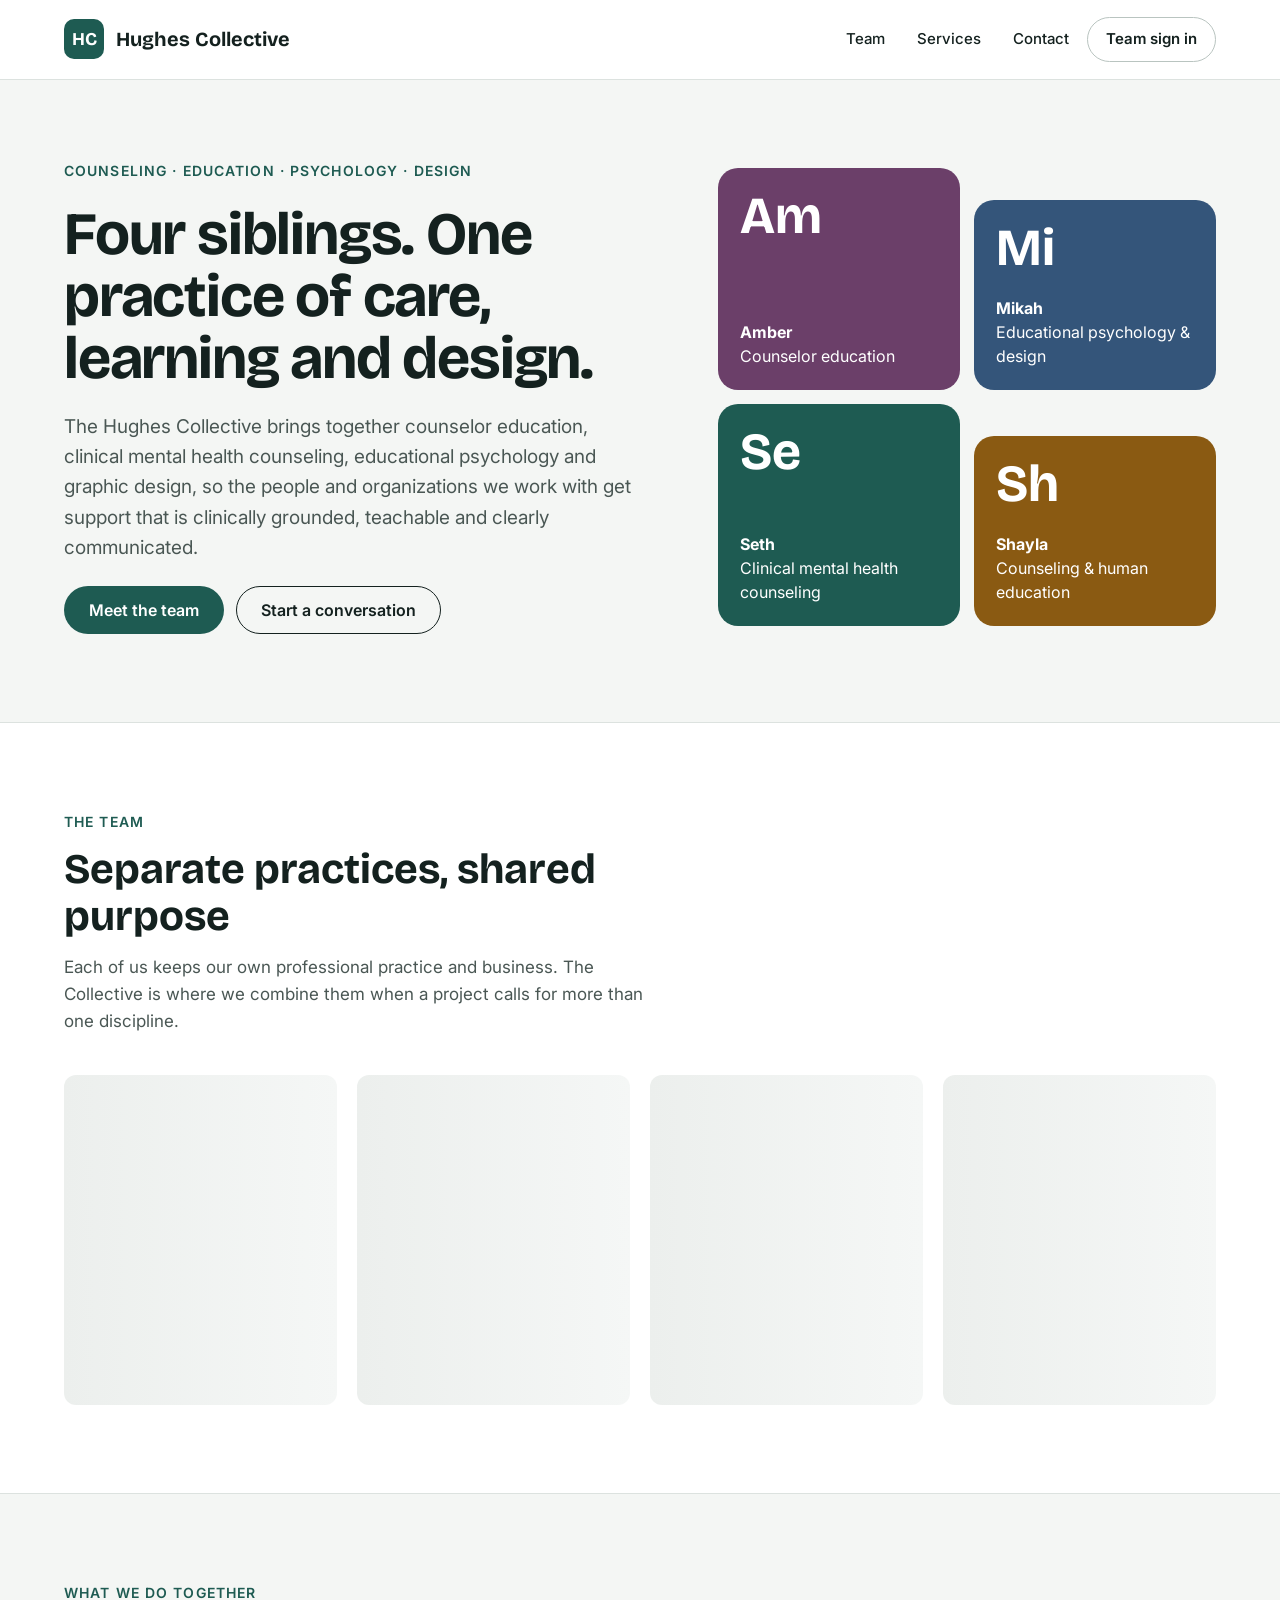
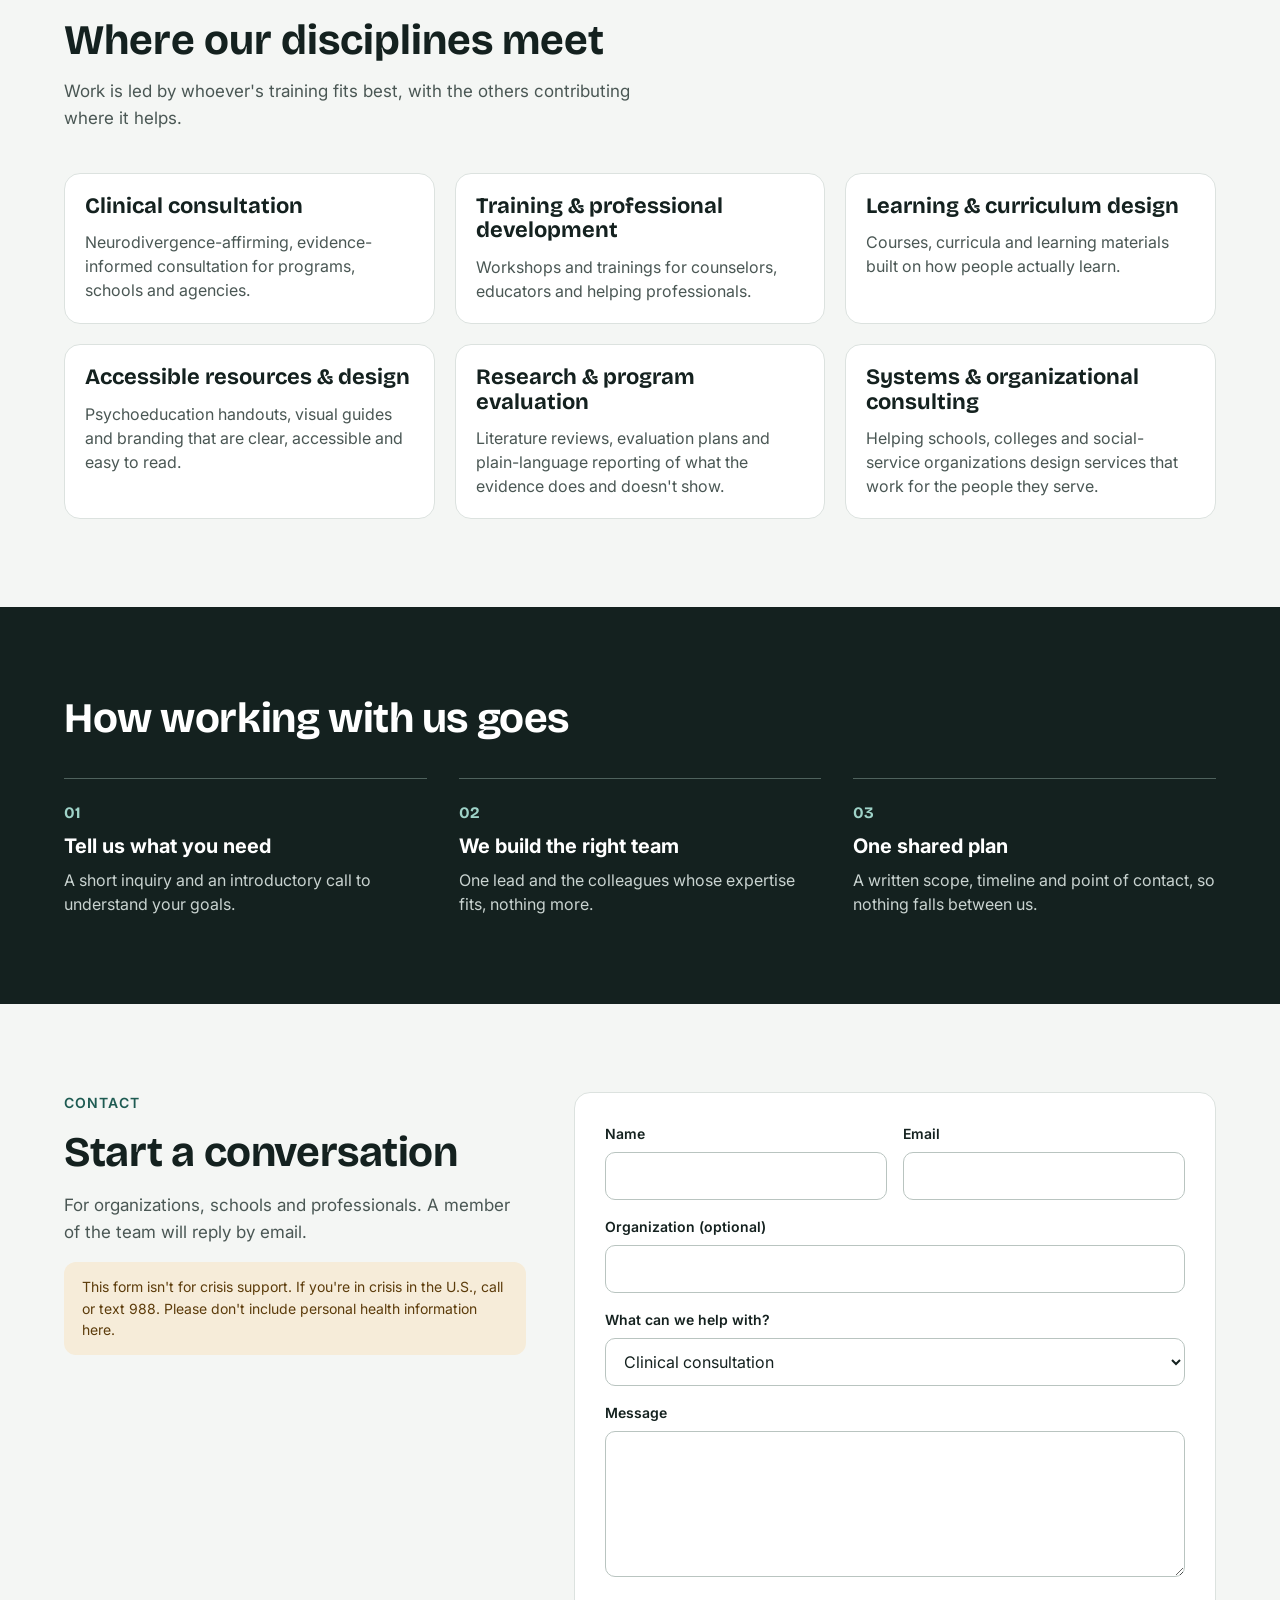
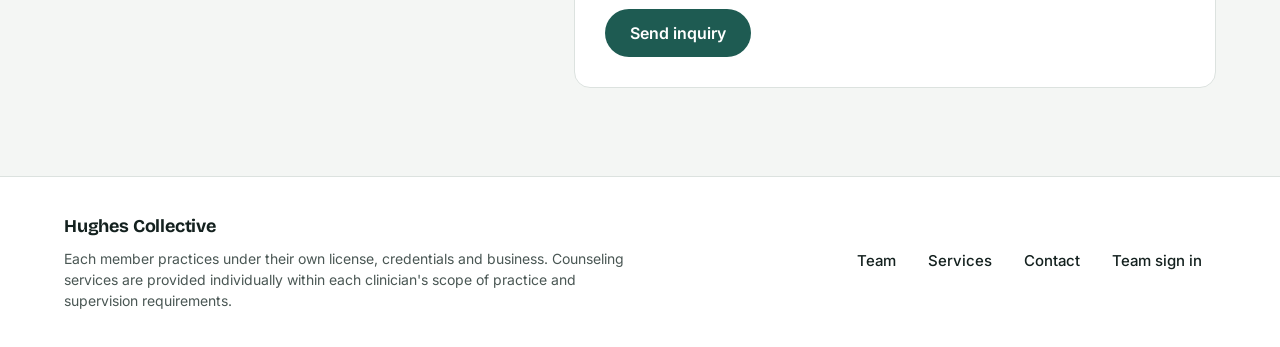
<file: index.html>
<!doctype html>
<html lang="en">
<head>
<meta charset="utf-8">
<meta name="viewport" content="width=device-width, initial-scale=1">
<title>Hughes Collective — Counseling, education, psychology and design</title>
<meta name="description" content="The Hughes Collective brings together counselor education, clinical mental health counseling, educational psychology and graphic design.">
<meta name="theme-color" content="#1E5B52">
<link rel="icon" href="app/icons/icon-192.png">
<link rel="stylesheet" href="assets/styles.css">
</head>
<body>
<a class="sr-only" href="#main">Skip to content</a>
<header class="site-header">
  <div class="wrap">
    <a class="brand" href="./"><span class="brand-mark" aria-hidden="true">HC</span><span class="brand-name">Hughes Collective</span></a>
    <nav class="site-nav" aria-label="Main">
      <a href="#team">Team</a>
      <a href="#services">Services</a>
      <a href="#contact">Contact</a>
      <a class="pill" href="app/">Team sign in</a>
    </nav>
  </div>
</header>

<main id="main">
<section class="hero">
  <div class="wrap">
    <div class="hero-copy">
      <p class="eyebrow">Counseling · Education · Psychology · Design</p>
      <h1>Four siblings. One practice of care, learning and design.</h1>
      <p class="lede">The Hughes Collective brings together counselor education, clinical mental health counseling, educational psychology and graphic design, so the people and organizations we work with get support that is clinically grounded, teachable and clearly communicated.</p>
      <div class="row" style="flex: 0 0 auto; gap: 12px">
        <a class="btn btn-primary" style="flex: 0 0 auto" href="#team">Meet the team</a>
        <a class="btn btn-outline" style="flex: 0 0 auto" href="#contact">Start a conversation</a>
      </div>
    </div>
    <div class="hero-tiles" id="hero-tiles" aria-label="Team members">
      <a class="tile" href="profile.html?p=amber" style="background:#6B3F69"><span class="big" aria-hidden="true">Am</span><span><strong>Amber</strong><br>Counselor education</span></a>
      <a class="tile" href="profile.html?p=mikah" style="background:#34557A"><span class="big" aria-hidden="true">Mi</span><span><strong>Mikah</strong><br>Educational psychology &amp; design</span></a>
      <a class="tile" href="profile.html?p=seth" style="background:#1E5B52"><span class="big" aria-hidden="true">Se</span><span><strong>Seth</strong><br>Clinical mental health counseling</span></a>
      <a class="tile" href="profile.html?p=shayla" style="background:#8A5A12"><span class="big" aria-hidden="true">Sh</span><span><strong>Shayla</strong><br>Counseling &amp; human education</span></a>
    </div>
  </div>
</section>

<section class="section alt" id="team">
  <div class="wrap">
    <div class="section-head">
      <p class="eyebrow">The team</p>
      <h2>Separate practices, shared purpose</h2>
      <p class="lede" style="font-size:17px">Each of us keeps our own professional practice and business. The Collective is where we combine them when a project calls for more than one discipline.</p>
    </div>
    <div class="grid-cards" id="team-grid" aria-live="polite">
      <div class="skeleton" style="height:330px"></div><div class="skeleton" style="height:330px"></div><div class="skeleton" style="height:330px"></div><div class="skeleton" style="height:330px"></div>
    </div>
  </div>
</section>

<section class="section" id="services">
  <div class="wrap">
    <div class="section-head">
      <p class="eyebrow">What we do together</p>
      <h2>Where our disciplines meet</h2>
      <p class="lede" style="font-size:17px">Work is led by whoever's training fits best, with the others contributing where it helps.</p>
    </div>
    <div class="grid-cards">
      <div class="card service"><h3>Clinical consultation</h3><p class="muted">Neurodivergence-affirming, evidence-informed consultation for programs, schools and agencies.</p></div>
      <div class="card service"><h3>Training &amp; professional development</h3><p class="muted">Workshops and trainings for counselors, educators and helping professionals.</p></div>
      <div class="card service"><h3>Learning &amp; curriculum design</h3><p class="muted">Courses, curricula and learning materials built on how people actually learn.</p></div>
      <div class="card service"><h3>Accessible resources &amp; design</h3><p class="muted">Psychoeducation handouts, visual guides and branding that are clear, accessible and easy to read.</p></div>
      <div class="card service"><h3>Research &amp; program evaluation</h3><p class="muted">Literature reviews, evaluation plans and plain-language reporting of what the evidence does and doesn't show.</p></div>
      <div class="card service"><h3>Systems &amp; organizational consulting</h3><p class="muted">Helping schools, colleges and social-service organizations design services that work for the people they serve.</p></div>
    </div>
  </div>
</section>

<section class="section dark">
  <div class="wrap">
    <h2 class="display" style="font-size: clamp(30px, 4vw, 42px); margin-bottom: 36px">How working with us goes</h2>
    <div class="steps">
      <div><span class="num">01</span><h3 style="font-size:20px">Tell us what you need</h3><p>A short inquiry and an introductory call to understand your goals.</p></div>
      <div><span class="num">02</span><h3 style="font-size:20px">We build the right team</h3><p>One lead and the colleagues whose expertise fits, nothing more.</p></div>
      <div><span class="num">03</span><h3 style="font-size:20px">One shared plan</h3><p>A written scope, timeline and point of contact, so nothing falls between us.</p></div>
    </div>
  </div>
</section>

<section class="section" id="contact">
  <div class="wrap contact">
    <div class="stack" style="flex: 1 1 340px">
      <p class="eyebrow">Contact</p>
      <h2 class="display" style="font-size: clamp(30px, 4vw, 42px)">Start a conversation</h2>
      <p class="lede" style="font-size:17px">For organizations, schools and professionals. A member of the team will reply by email.</p>
      <div class="notice">This form isn't for crisis support. If you're in crisis in the U.S., call or text 988. Please don't include personal health information here.</div>
    </div>
    <form id="inquiry" class="card stack" style="flex: 1 1 520px; padding: 30px" novalidate>
      <div class="row">
        <label class="field">Name<input name="name" required maxlength="120" autocomplete="name"></label>
        <label class="field">Email<input name="email" type="email" required maxlength="200" autocomplete="email"></label>
      </div>
      <label class="field">Organization (optional)<input name="organization" maxlength="200" autocomplete="organization"></label>
      <label class="field">What can we help with?
        <select name="topic">
          <option>Clinical consultation</option>
          <option>Training &amp; professional development</option>
          <option>Learning &amp; curriculum design</option>
          <option>Accessible resources &amp; design</option>
          <option>Research &amp; program evaluation</option>
          <option>Something else</option>
        </select>
      </label>
      <label class="field">Message<textarea name="message" rows="5" required maxlength="4000"></textarea></label>
      <div id="inquiry-status" role="status"></div>
      <button class="btn btn-primary" type="submit" style="align-self:flex-start">Send inquiry</button>
    </form>
  </div>
</section>
</main>

<footer class="site-footer">
  <div class="wrap">
    <div class="stack" style="flex: 1 1 420px; gap: 8px">
      <span class="display" style="font-size:18px; color: var(--ink)">Hughes Collective</span>
      <p style="max-width:580px">Each member practices under their own license, credentials and business. Counseling services are provided individually within each clinician's scope of practice and supervision requirements.</p>
    </div>
    <nav class="site-nav" aria-label="Footer"><a href="#team">Team</a><a href="#services">Services</a><a href="#contact">Contact</a><a href="app/">Team sign in</a></nav>
  </div>
</footer>

<script type="module" src="assets/site.js"></script>
</body>
</html>
</file>
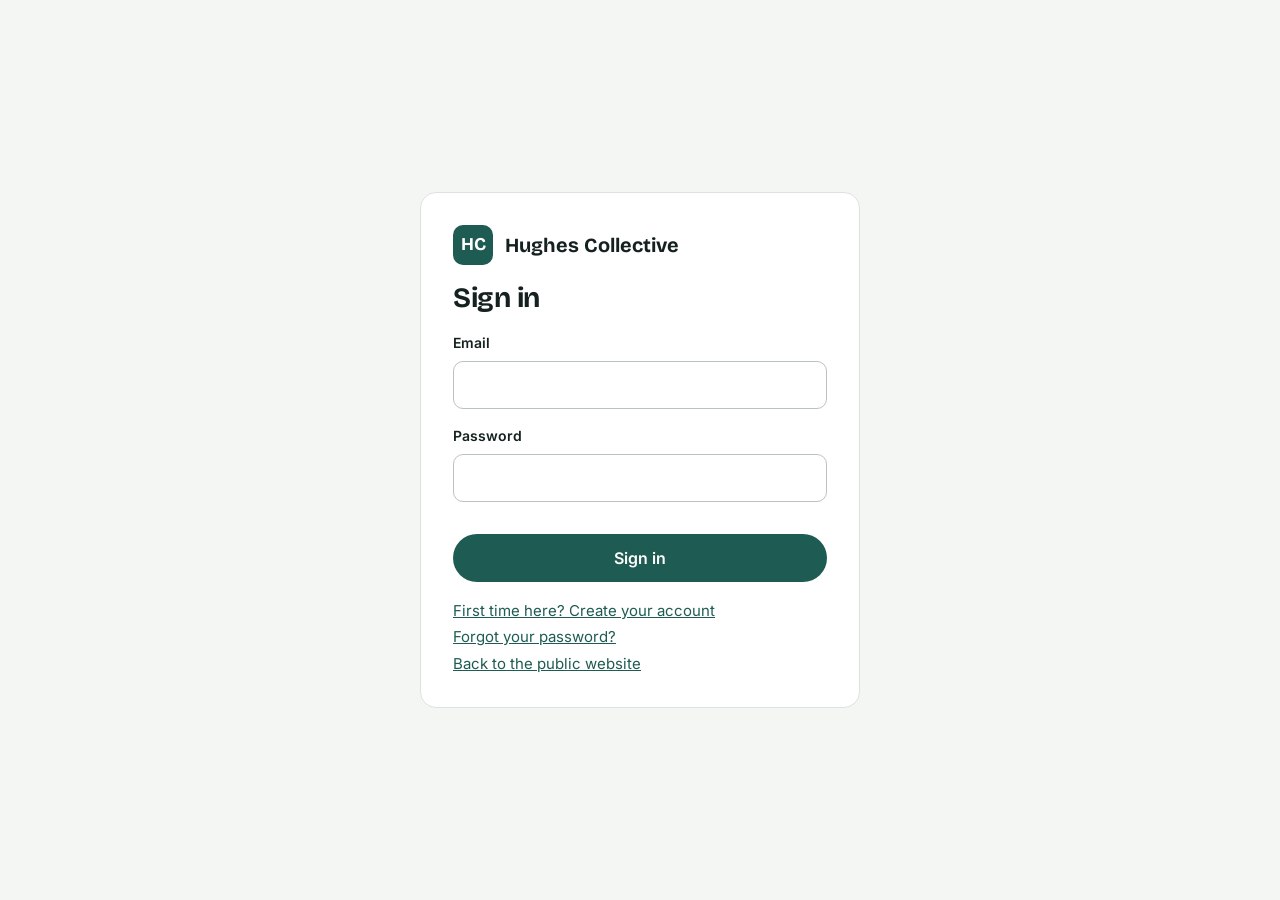
<file: app/index.html>
<!doctype html>
<html lang="en">
<head>
<meta charset="utf-8">
<meta name="viewport" content="width=device-width, initial-scale=1, viewport-fit=cover">
<title>Workspace — Hughes Collective</title>
<meta name="robots" content="noindex">
<meta name="theme-color" content="#14211F">
<link rel="manifest" href="manifest.webmanifest">
<link rel="icon" href="icons/icon-192.png">
<link rel="apple-touch-icon" href="icons/apple-touch-icon.png">
<meta name="apple-mobile-web-app-capable" content="yes">
<meta name="apple-mobile-web-app-title" content="Collective">
<meta name="apple-mobile-web-app-status-bar-style" content="default">
<link rel="stylesheet" href="../assets/styles.css">
</head>
<body>
<div id="app" aria-live="polite"><div class="auth"><div class="skeleton" style="width:min(440px,100%); height:360px"></div></div></div>
<noscript><p style="padding:24px">The workspace needs JavaScript turned on.</p></noscript>
<script type="module" src="app.js"></script>
<script>
  if ('serviceWorker' in navigator) {
    window.addEventListener('load', () => navigator.serviceWorker.register('sw.js').catch(() => {}));
  }
</script>
</body>
</html>
</file>
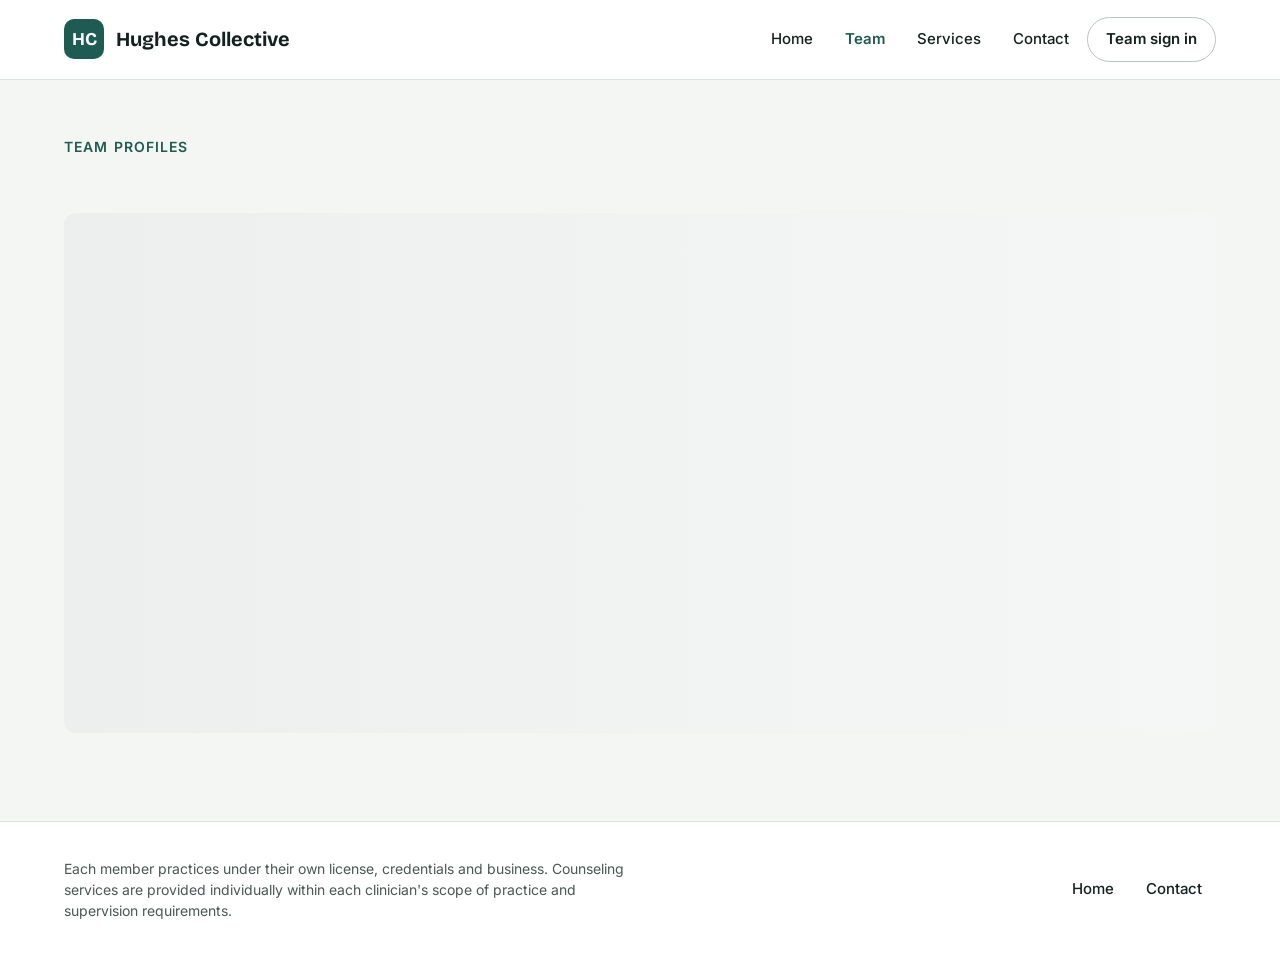
<file: profile.html>
<!doctype html>
<html lang="en">
<head>
<meta charset="utf-8">
<meta name="viewport" content="width=device-width, initial-scale=1">
<title>Team profile — Hughes Collective</title>
<meta name="theme-color" content="#1E5B52">
<link rel="icon" href="app/icons/icon-192.png">
<link rel="stylesheet" href="assets/styles.css">
</head>
<body>
<a class="sr-only" href="#main">Skip to content</a>
<header class="site-header">
  <div class="wrap">
    <a class="brand" href="./"><span class="brand-mark" aria-hidden="true">HC</span><span class="brand-name">Hughes Collective</span></a>
    <nav class="site-nav" aria-label="Main">
      <a href="./">Home</a>
      <a href="./#team" aria-current="page">Team</a>
      <a href="./#services">Services</a>
      <a href="./#contact">Contact</a>
      <a class="pill" href="app/">Team sign in</a>
    </nav>
  </div>
</header>
<main id="main" class="wrap" style="padding-top: 56px; padding-bottom: 88px">
  <p class="eyebrow">Team profiles</p>
  <nav class="profile-tabs" id="profile-tabs" aria-label="Choose a team member"></nav>
  <div id="profile-root" aria-live="polite"><div class="skeleton" style="height:520px"></div></div>
</main>
<footer class="site-footer">
  <div class="wrap">
    <p style="max-width:580px">Each member practices under their own license, credentials and business. Counseling services are provided individually within each clinician's scope of practice and supervision requirements.</p>
    <nav class="site-nav" aria-label="Footer"><a href="./">Home</a><a href="./#contact">Contact</a></nav>
  </div>
</footer>
<script type="module" src="assets/site.js"></script>
</body>
</html>
</file>
<file: assets/styles.css>
/* Hughes Collective — shared styles */
@import url('https://fonts.googleapis.com/css2?family=Bricolage+Grotesque:opsz,wght@12..96,500;12..96,700&family=Inter:wght@400;500;600&display=swap');

:root {
  --ink: #14211F;
  --muted: #4A5754;
  --ground: #F4F6F4;
  --surface: #FFFFFF;
  --line: #DCE2DF;
  --line-strong: #B9C4C0;
  --accent: #1E5B52;
  --accent-tint: #E3EFEC;
  --accent-light: #9FD3C8;
  --warn-bg: #F6ECD9;
  --warn-ink: #5C3C0B;
  --danger: #A23B2A;
  --radius: 16px;
  --display: 'Bricolage Grotesque', system-ui, sans-serif;
  --body: Inter, system-ui, -apple-system, 'Segoe UI', sans-serif;
}

* { box-sizing: border-box; }
html { -webkit-text-size-adjust: 100%; }
body { margin: 0; font-family: var(--body); color: var(--ink); background: var(--ground); line-height: 1.5; }
img { max-width: 100%; display: block; }
a { color: var(--accent); }
a:hover { color: var(--ink); }
h1, h2, h3 { line-height: 1.12; margin: 0; }
p { margin: 0; }
.display { font-family: var(--display); font-weight: 700; letter-spacing: -0.01em; }
.muted { color: var(--muted); }
.eyebrow { font-size: 14px; font-weight: 600; letter-spacing: .08em; text-transform: uppercase; color: var(--accent); }
.wrap { max-width: 1200px; margin: 0 auto; padding: 0 24px; }
.sr-only { position: absolute; width: 1px; height: 1px; padding: 0; margin: -1px; overflow: hidden; clip: rect(0 0 0 0); white-space: nowrap; border: 0; }
:focus-visible { outline: 3px solid #2B7A6F; outline-offset: 2px; border-radius: 6px; }

/* Buttons */
.btn { display: inline-flex; align-items: center; justify-content: center; gap: 8px; min-height: 48px; padding: 0 24px; border-radius: 999px; border: 1px solid transparent; font: inherit; font-weight: 600; font-size: 16px; text-decoration: none; cursor: pointer; }
.btn-primary { background: var(--accent); color: #fff; }
.btn-primary:hover { background: #164840; color: #fff; }
.btn-outline { background: transparent; color: var(--ink); border-color: var(--ink); }
.btn-outline:hover { background: var(--ink); color: #fff; }
.btn-ghost { background: transparent; color: var(--ink); border-color: var(--line-strong); }
.btn-dark { background: var(--ink); color: #fff; }
.btn-sm { min-height: 40px; padding: 0 16px; font-size: 14px; }
.btn-danger { background: transparent; color: var(--danger); border-color: #E3B9B1; }
.btn[disabled] { opacity: .6; cursor: default; }
.icon-btn { width: 44px; height: 44px; border-radius: 999px; border: 1px solid var(--line); background: var(--surface); display: inline-flex; align-items: center; justify-content: center; cursor: pointer; color: var(--ink); }

/* Forms */
.field { display: flex; flex-direction: column; gap: 8px; font-size: 14px; font-weight: 600; }
.field input, .field select, .field textarea { font: inherit; font-weight: 400; font-size: 16px; color: var(--ink); background: #fff; border: 1px solid var(--line-strong); border-radius: 10px; padding: 0 14px; min-height: 48px; width: 100%; }
.field textarea { padding: 12px 14px; resize: vertical; }
.field .hint { font-weight: 400; font-size: 13px; color: var(--muted); }
.check { display: flex; align-items: center; gap: 10px; font-size: 15px; min-height: 44px; }
.check input { width: 22px; height: 22px; accent-color: var(--accent); }
.row { display: flex; flex-wrap: wrap; gap: 16px; }
.row > * { flex: 1 1 220px; min-width: 0; }
.stack { display: flex; flex-direction: column; gap: 16px; }

/* Cards & chips */
.card { background: var(--surface); border: 1px solid var(--line); border-radius: var(--radius); padding: 20px; }
.chip { display: inline-flex; align-items: center; padding: 6px 12px; border-radius: 999px; font-size: 13px; font-weight: 600; background: #F2F4F3; color: var(--ink); }
.avatar { flex: none; width: 40px; height: 40px; border-radius: 999px; color: #fff; display: inline-flex; align-items: center; justify-content: center; font-size: 13px; font-weight: 700; }
.avatar.lg { width: 56px; height: 56px; font-size: 18px; }
.notice { padding: 14px 18px; border-radius: 12px; background: var(--warn-bg); color: var(--warn-ink); font-size: 14px; line-height: 1.55; }
.notice.ok { background: var(--accent-tint); color: var(--ink); }
.notice.err { background: #F8E3DF; color: #6E2216; }
.skeleton { background: linear-gradient(90deg, #ECEFED 0%, #F5F7F6 50%, #ECEFED 100%); background-size: 200% 100%; animation: sk 1.4s infinite; border-radius: 12px; }
@keyframes sk { to { background-position: -200% 0; } }
@media (prefers-reduced-motion: reduce) { .skeleton { animation: none; } }

/* ===== Public site ===== */
.site-header { background: #fff; border-bottom: 1px solid var(--line); }
.site-header .wrap { display: flex; flex-wrap: wrap; align-items: center; justify-content: space-between; gap: 12px; padding-top: 16px; padding-bottom: 16px; }
.brand { display: flex; align-items: center; gap: 12px; text-decoration: none; color: var(--ink); }
.brand-mark { width: 40px; height: 40px; border-radius: 10px; background: var(--accent); color: #fff; display: flex; align-items: center; justify-content: center; font-family: var(--display); font-weight: 700; font-size: 18px; }
.brand-name { font-family: var(--display); font-weight: 700; font-size: 20px; }
.site-nav { display: flex; flex-wrap: wrap; align-items: center; gap: 4px; }
.site-nav a { padding: 12px 14px; font-size: 15px; font-weight: 500; text-decoration: none; color: var(--ink); border-radius: 8px; }
.site-nav a[aria-current="page"] { color: var(--accent); font-weight: 600; }
.site-nav a.pill { border: 1px solid var(--line-strong); border-radius: 999px; padding: 10px 18px; font-weight: 600; }

.hero { padding: 80px 0 88px; }
.hero .wrap { display: flex; flex-wrap: wrap; gap: 56px; align-items: center; }
.hero-copy { flex: 1 1 500px; min-width: 0; display: flex; flex-direction: column; gap: 22px; }
.hero h1 { font-family: var(--display); font-size: clamp(38px, 6vw, 60px); line-height: 1.04; letter-spacing: -0.02em; }
.lede { font-size: 19px; line-height: 1.6; color: var(--muted); max-width: 580px; }
.hero-tiles { flex: 1 1 400px; min-width: 0; display: grid; grid-template-columns: repeat(2, minmax(0, 1fr)); gap: 14px; }
.tile { border-radius: 20px; padding: 22px; min-height: 190px; color: #fff; display: flex; flex-direction: column; justify-content: space-between; text-decoration: none; }
.tile:nth-child(2n) { margin-top: 32px; }
.tile .big { font-family: var(--display); font-size: 52px; font-weight: 700; line-height: 1; }
.tile:hover { color: #fff; filter: brightness(1.06); }

.section { padding: 88px 0; }
.section.alt { background: #fff; border-top: 1px solid var(--line); border-bottom: 1px solid var(--line); }
.section.dark { background: var(--ink); color: #fff; }
.section-head { display: flex; flex-direction: column; gap: 14px; max-width: 680px; margin-bottom: 40px; }
.section-head h2 { font-family: var(--display); font-size: clamp(30px, 4vw, 42px); }
.grid-cards { display: flex; flex-wrap: wrap; gap: 20px; }
.grid-cards > * { flex: 1 1 250px; min-width: 0; }
.person-card { display: flex; flex-direction: column; gap: 12px; text-decoration: none; color: var(--ink); border: 1px solid var(--line); border-radius: 18px; padding: 22px; background: #fff; }
.person-card:hover { border-color: var(--line-strong); color: var(--ink); }
.photo { border-radius: 12px; height: 170px; display: flex; align-items: center; justify-content: center; font-family: var(--display); font-size: 56px; font-weight: 700; color: #fff; overflow: hidden; }
.photo img { width: 100%; height: 100%; object-fit: cover; }
.service { flex: 1 1 330px; display: flex; flex-direction: column; gap: 12px; }
.service h3 { font-family: var(--display); font-size: 22px; }
.steps { display: flex; flex-wrap: wrap; gap: 32px; }
.steps > div { flex: 1 1 260px; border-top: 1px solid #4F625D; padding-top: 22px; display: flex; flex-direction: column; gap: 10px; }
.steps .num { font-family: var(--display); font-weight: 700; color: var(--accent-light); }
.steps p { color: #C9D3D0; }
.contact { display: flex; flex-wrap: wrap; gap: 48px; }
.contact > * { min-width: 0; }
.site-footer { background: #fff; border-top: 1px solid var(--line); padding: 36px 0; font-size: 14px; color: var(--muted); }
.site-footer .wrap { display: flex; flex-wrap: wrap; justify-content: space-between; gap: 20px; }

/* Profile page */
.profile-tabs { display: flex; flex-wrap: wrap; gap: 10px; margin: 28px 0; }
.profile-tab { min-height: 52px; display: inline-flex; align-items: center; gap: 10px; padding: 6px 18px 6px 6px; border: 2px solid var(--line); border-radius: 999px; background: #fff; color: var(--ink); font-weight: 600; text-decoration: none; }
.profile-tab[aria-current="page"] { background: var(--ink); border-color: var(--ink); color: #fff; }
.profile { display: flex; flex-wrap: wrap; background: #fff; border: 1px solid var(--line); border-radius: 24px; overflow: hidden; }
.profile-side { flex: 1 1 320px; padding: 36px; display: flex; flex-direction: column; gap: 18px; }
.profile-main { flex: 999 1 520px; min-width: 0; padding: 36px 40px; display: flex; flex-direction: column; gap: 26px; }
.profile-main h4 { margin: 0 0 10px; font-size: 13px; font-weight: 600; letter-spacing: .08em; text-transform: uppercase; color: var(--muted); }
.plain-list { margin: 0; padding: 0; list-style: none; display: flex; flex-direction: column; gap: 6px; }
.tags { display: flex; flex-wrap: wrap; gap: 8px; }
.tags span { padding: 8px 14px; border-radius: 999px; font-size: 14px; font-weight: 500; }

/* ===== Workspace app ===== */
.app-shell { min-height: 100vh; display: flex; }
.sidebar { width: 248px; flex: none; background: var(--ink); color: #fff; padding: 22px 14px; display: flex; flex-direction: column; gap: 22px; position: sticky; top: 0; height: 100vh; }
.sidebar .brand { color: #fff; padding: 0 8px; }
.sidebar .brand-mark { background: var(--accent-light); color: var(--ink); width: 36px; height: 36px; font-size: 16px; }
.side-nav { display: flex; flex-direction: column; gap: 2px; }
.nav-link { min-height: 44px; display: flex; align-items: center; gap: 12px; padding: 0 12px; border-radius: 10px; color: #DCE5E2; font-size: 15px; font-weight: 500; text-decoration: none; }
.nav-link:hover { background: #1D2F2B; color: #fff; }
.nav-link[aria-current="page"] { background: #26403A; color: #fff; font-weight: 600; }
.nav-link .badge { margin-left: auto; background: var(--accent-light); color: var(--ink); border-radius: 999px; font-size: 12px; font-weight: 700; padding: 1px 8px; }
.me-box { margin-top: auto; display: flex; align-items: center; gap: 10px; padding: 12px; border-radius: 12px; background: #1D2F2B; }
.me-box button { margin-left: auto; background: none; border: 0; color: #B4C2BE; font: inherit; font-size: 13px; cursor: pointer; min-height: 44px; padding: 0 6px; }
.main { flex: 1 1 auto; min-width: 0; padding: 32px 40px 48px; display: flex; flex-direction: column; gap: 22px; }
.page-head { display: flex; flex-wrap: wrap; justify-content: space-between; align-items: center; gap: 14px; }
.page-head h1 { font-family: var(--display); font-size: 32px; }
.cols { display: flex; flex-wrap: wrap; gap: 22px; align-items: flex-start; }
.cols > .wide { flex: 2 1 520px; min-width: 0; display: flex; flex-direction: column; gap: 22px; }
.cols > .narrow { flex: 1 1 300px; min-width: 0; display: flex; flex-direction: column; gap: 22px; }
.card-head { display: flex; justify-content: space-between; align-items: center; gap: 10px; margin-bottom: 8px; }
.card-head h2 { font-size: 18px; font-weight: 600; }
.list-row { min-height: 52px; display: flex; align-items: center; gap: 12px; padding: 8px 2px; border-top: 1px solid #EDF0EE; }
.list-row:first-of-type { border-top: 0; }
.list-row .grow { flex: 1 1 auto; min-width: 0; }
.list-row .meta { font-size: 13px; color: var(--muted); }
.done-text { text-decoration: line-through; color: var(--muted); }
.empty { padding: 18px 4px; color: var(--muted); font-size: 15px; }
.meeting-card { background: var(--ink); color: #fff; border-radius: var(--radius); padding: 22px; display: flex; flex-direction: column; gap: 10px; }
.meeting-card .eyebrow { color: var(--accent-light); }
.project-grid { display: flex; flex-wrap: wrap; gap: 14px; }
.project-card { flex: 1 1 260px; min-width: 0; text-align: left; font: inherit; color: var(--ink); background: #fff; border: 1px solid var(--line); border-radius: var(--radius); padding: 18px; display: flex; flex-direction: column; gap: 8px; cursor: pointer; }
.project-card:hover { border-color: var(--line-strong); }
.status { align-self: flex-start; padding: 4px 10px; border-radius: 999px; font-size: 12px; font-weight: 600; background: var(--accent-tint); }
.status[data-s="Planning"] { background: #F6ECD9; }
.status[data-s="In review"] { background: #E4EAF2; }
.status[data-s="On hold"] { background: #EDEDED; }
.status[data-s="Done"] { background: #DCEFD9; }
.channel-tabs { display: flex; gap: 8px; overflow-x: auto; padding-bottom: 2px; }
.channel-tabs button { flex: none; min-height: 40px; padding: 0 14px; border-radius: 999px; border: 1px solid var(--line); background: #fff; font: inherit; font-size: 14px; font-weight: 500; cursor: pointer; color: var(--ink); }
.channel-tabs button[aria-pressed="true"] { background: var(--ink); color: #fff; border-color: var(--ink); font-weight: 600; }
.chat { display: flex; flex-direction: column; gap: 14px; max-height: 60vh; overflow-y: auto; padding: 6px 2px; }
.msg { display: flex; gap: 10px; align-items: flex-end; max-width: 86%; }
.msg .bubble { padding: 10px 14px; border-radius: 16px 16px 16px 4px; background: #fff; border: 1px solid var(--line); font-size: 15px; white-space: pre-wrap; overflow-wrap: anywhere; }
.msg.mine { align-self: flex-end; flex-direction: row-reverse; }
.msg.mine .bubble { background: var(--accent); color: #fff; border-color: var(--accent); border-radius: 16px 16px 4px 16px; }
.msg .who { font-size: 12px; font-weight: 600; margin-bottom: 4px; }
.msg.mine .who { text-align: right; }
.next-steps { border-top: 1px solid #EDF0EE; padding-top: 6px; }
.next-steps summary { display: inline-flex; align-items: center; gap: 8px; min-height: 40px; cursor: pointer; list-style: none; font-size: 13px; font-weight: 600; letter-spacing: .06em; text-transform: uppercase; color: var(--muted); }
.next-steps summary::-webkit-details-marker { display: none; }
.next-steps summary::after { content: ''; width: 7px; height: 7px; border-right: 2px solid currentColor; border-bottom: 2px solid currentColor; transform: translateY(-2px) rotate(45deg); }
.next-steps[open] summary::after { transform: translateY(2px) rotate(-135deg); }
.step-chips { display: flex; flex-wrap: wrap; gap: 8px; padding: 2px 0 4px; }
.step-chip { display: inline-flex; align-items: center; gap: 8px; max-width: 100%; min-height: 40px; padding: 6px 14px 6px 12px; border-radius: 20px; line-height: 1.3; border: 1px solid var(--line-strong); background: #fff; color: var(--ink); font: inherit; font-size: 14px; font-weight: 500; text-align: left; text-decoration: none; cursor: pointer; }
.step-chip:hover { border-color: var(--ink); color: var(--ink); }
.step-chip svg { flex: none; color: var(--accent); }
.step-chip.do { background: var(--accent-tint); border-color: #B5D6CE; }
.step-chip.do:hover { border-color: var(--accent); }
.step-chip.more { border-style: dashed; color: var(--muted); }
.step-label { min-width: 0; overflow: hidden; display: -webkit-box; -webkit-box-orient: vertical; -webkit-line-clamp: 2; overflow-wrap: anywhere; }
.step-sub { flex: none; max-width: 10em; overflow: hidden; text-overflow: ellipsis; white-space: nowrap; font-size: 12px; color: var(--muted); }
.step-sub.late { color: var(--danger); font-weight: 600; }
.step-skel { width: 150px; height: 40px; border-radius: 999px; }
.step-confirm { padding: 14px 16px; border-radius: 12px; background: var(--accent-tint); display: flex; flex-direction: column; gap: 12px; }
.step-actions { display: flex; flex-wrap: wrap; gap: 8px; }
.composer { display: flex; gap: 8px; }
.composer input { flex: 1 1 auto; min-width: 0; min-height: 48px; border: 1px solid var(--line-strong); border-radius: 999px; padding: 0 18px; font: inherit; font-size: 16px; }
dialog { border: 0; border-radius: 20px; padding: 0; width: min(560px, calc(100vw - 24px)); max-height: calc(100vh - 40px); }
dialog::backdrop { background: rgba(20, 33, 31, .45); }
dialog form, .dialog-body { padding: 24px; display: flex; flex-direction: column; gap: 16px; }
.dialog-actions { display: flex; flex-wrap: wrap; gap: 10px; justify-content: flex-end; }
.toast { position: fixed; left: 50%; bottom: 96px; transform: translateX(-50%); background: var(--ink); color: #fff; padding: 12px 18px; border-radius: 12px; font-size: 14px; z-index: 50; max-width: calc(100vw - 32px); }
.auth { min-height: 100vh; display: flex; align-items: center; justify-content: center; padding: 24px; }
.auth .card { width: min(440px, 100%); padding: 32px; display: flex; flex-direction: column; gap: 18px; }
.bottom-nav { display: none; }

@media (max-width: 860px) {
  .sidebar { display: none; }
  .main { padding: 24px 18px 110px; }
  .bottom-nav { display: flex; position: fixed; left: 0; right: 0; bottom: 0; background: #fff; border-top: 1px solid var(--line); padding: 6px 6px calc(10px + env(safe-area-inset-bottom)); justify-content: space-around; z-index: 20; }
  .bottom-nav a { flex: 1 1 0; min-height: 54px; display: flex; flex-direction: column; align-items: center; justify-content: center; gap: 3px; font-size: 12px; font-weight: 500; color: var(--muted); text-decoration: none; }
  .bottom-nav a[aria-current="page"] { color: var(--accent); font-weight: 600; }
  .page-head h1 { font-size: 28px; }
  .chat { max-height: none; }
  .profile-side, .profile-main { padding: 26px; }
}
</file>
